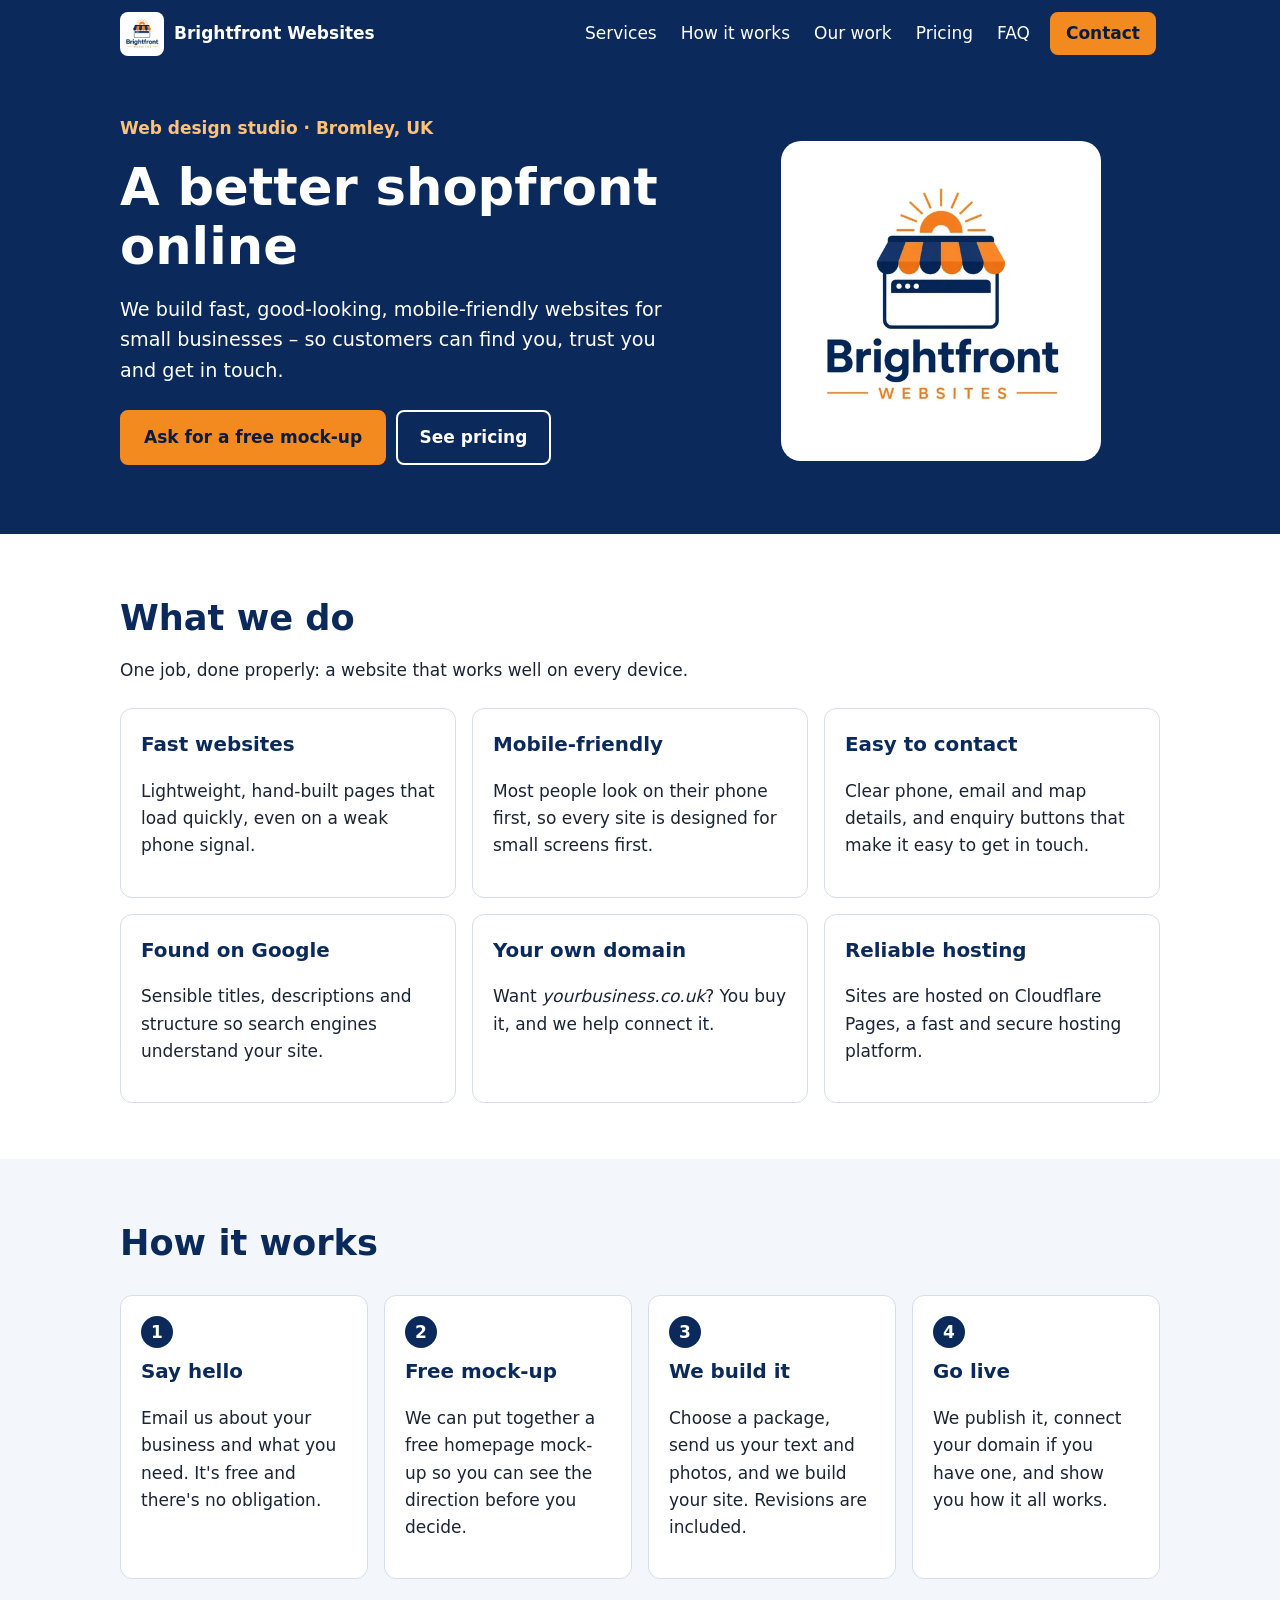
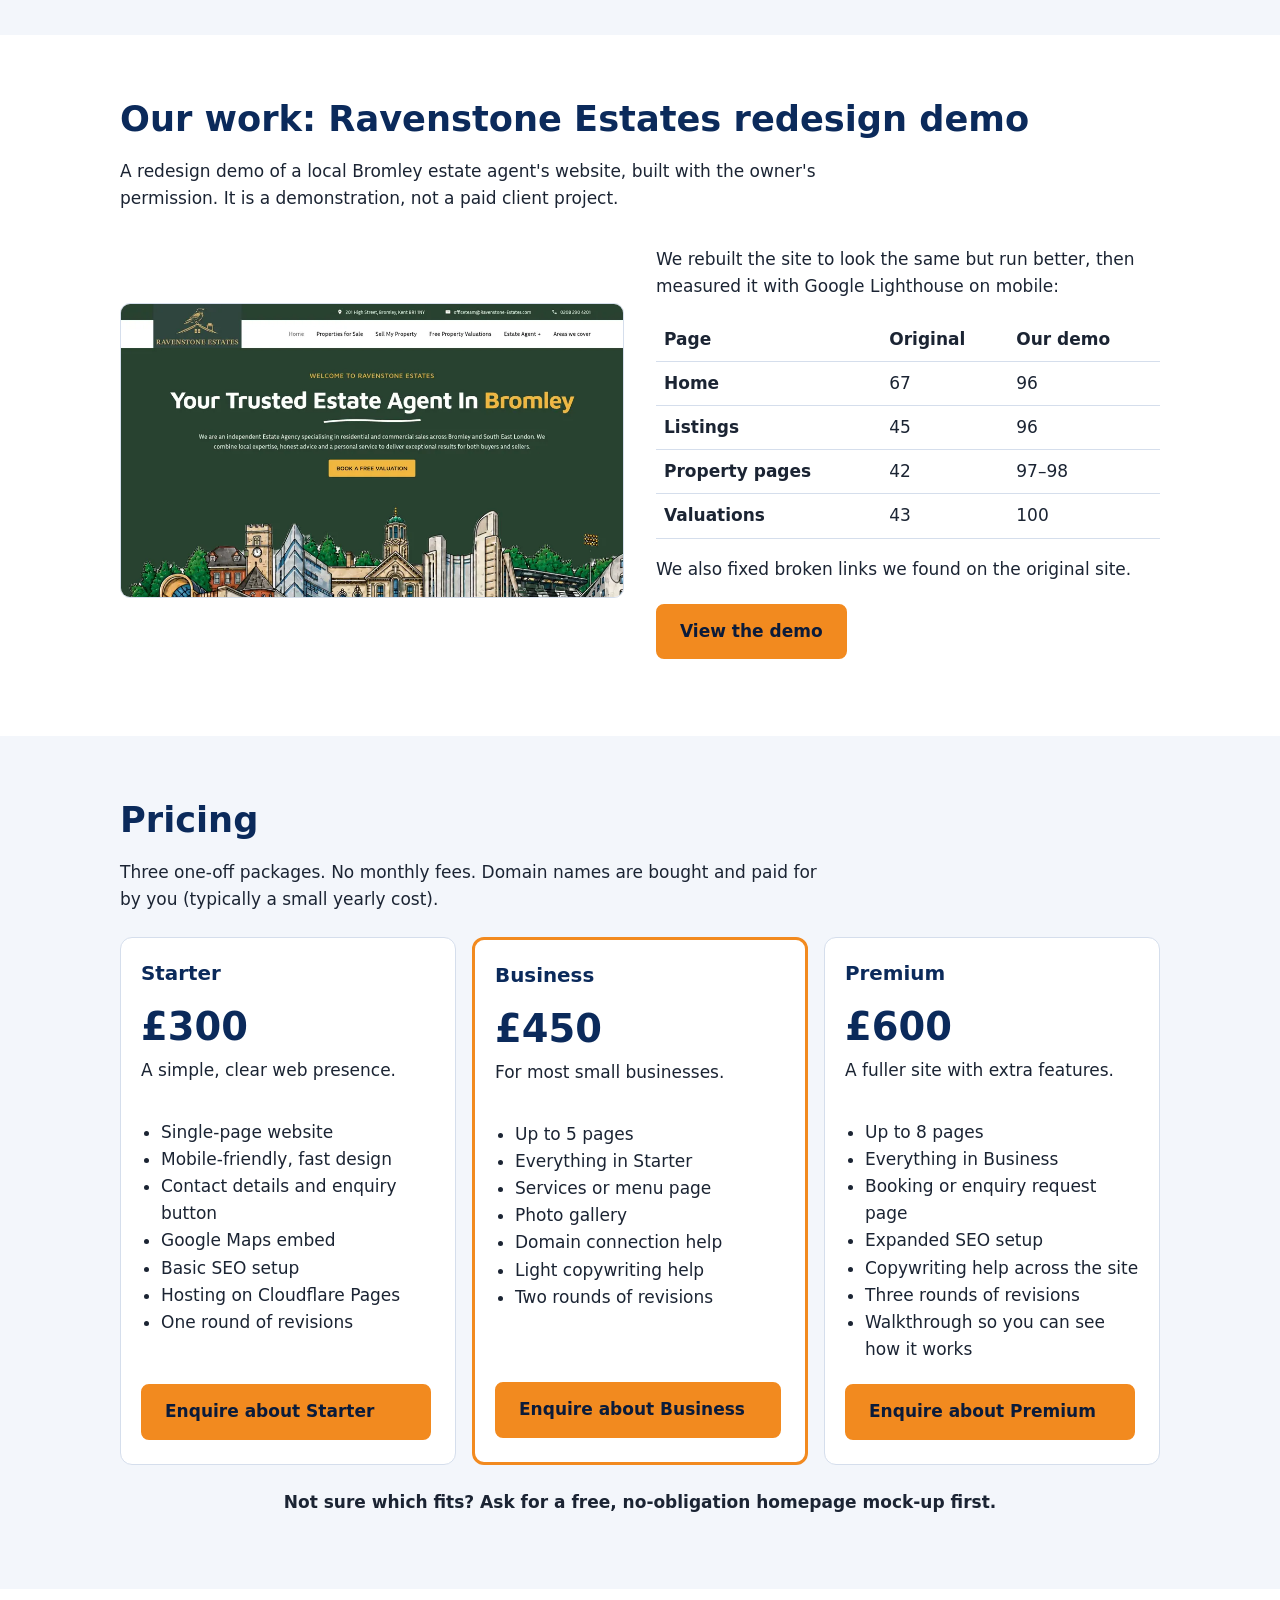
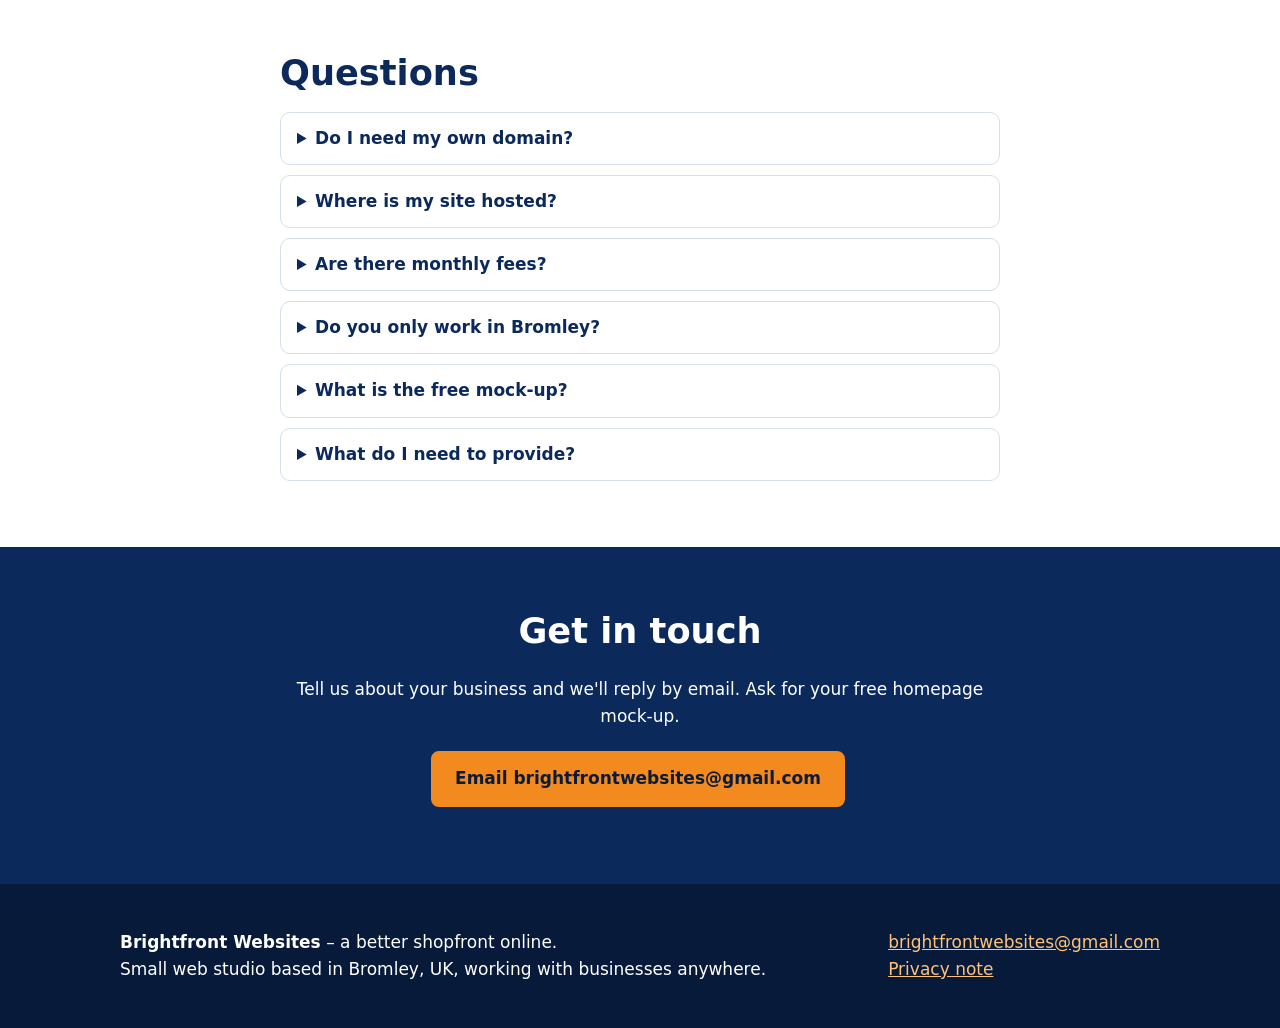
<file: index.html>
<!doctype html>
<html lang="en-GB">
<head>
<meta charset="utf-8">
<meta name="viewport" content="width=device-width,initial-scale=1">
<title>Brightfront Websites – a better shopfront online</title>
<meta name="description" content="Brightfront Websites is a small web studio based in Bromley, UK. Fast, mobile-friendly websites from £300.">
<link rel="canonical" href="https://brightfront-websites.pages.dev/">
<meta property="og:url" content="https://brightfront-websites.pages.dev/">
<meta property="og:type" content="website">
<meta property="og:site_name" content="Brightfront Websites">
<meta property="og:title" content="Brightfront Websites – a better shopfront online">
<meta property="og:image" content="https://brightfront-websites.pages.dev/img/logo.webp">
<link rel="icon" href="favicon.ico" sizes="48x48">
<link rel="icon" href="favicon.png" type="image/png">
<link rel="apple-touch-icon" href="img/apple-touch-icon.png">
<link rel="stylesheet" href="style.css">
</head>
<body>
<a class="skip" href="#main">Skip to content</a>
<header class="top"><div class="wrap bar">
<a class="brand" href="index.html"><img src="img/logo.webp" width="44" height="44" alt="">Brightfront Websites</a>
<nav aria-label="Main"><ul>
<li><a href="index.html#services">Services</a></li><li><a href="index.html#how">How it works</a></li><li><a href="index.html#work">Our work</a></li><li><a href="index.html#pricing">Pricing</a></li><li><a href="index.html#faq">FAQ</a></li><li><a class="btn small" href="index.html#contact">Contact</a></li>
</ul></nav></div></header>
<main id="main">
<section class="hero"><div class="wrap two">
<div><p class="eyebrow">Web design studio · Bromley, UK</p>
<h1>A better shopfront online</h1>
<p class="lead">We build fast, good-looking, mobile-friendly websites for small businesses – so customers can find you, trust you and get in touch.</p>
<p><a class="btn" href="mailto:brightfrontwebsites@gmail.com?subject=Free%20homepage%20mock-up">Ask for a free mock-up</a> <a class="btn ghost" href="#pricing">See pricing</a></p></div>
<img class="heroimg" src="img/logo.webp" width="320" height="320" alt="Brightfront logo: an orange and navy shopfront awning over a browser window with a rising sun">
</div></section>
<section id="services"><div class="wrap"><h2>What we do</h2>
<p class="sub">One job, done properly: a website that works well on every device.</p>
<ul class="cards">
<li><h3>Fast websites</h3><p>Lightweight, hand-built pages that load quickly, even on a weak phone signal.</p></li>
<li><h3>Mobile-friendly</h3><p>Most people look on their phone first, so every site is designed for small screens first.</p></li>
<li><h3>Easy to contact</h3><p>Clear phone, email and map details, and enquiry buttons that make it easy to get in touch.</p></li>
<li><h3>Found on Google</h3><p>Sensible titles, descriptions and structure so search engines understand your site.</p></li>
<li><h3>Your own domain</h3><p>Want <em>yourbusiness.co.uk</em>? You buy it, and we help connect it.</p></li>
<li><h3>Reliable hosting</h3><p>Sites are hosted on Cloudflare Pages, a fast and secure hosting platform.</p></li>
</ul></div></section>
<section id="how" class="alt"><div class="wrap"><h2>How it works</h2>
<ol class="steps">
<li><h3>Say hello</h3><p>Email us about your business and what you need. It's free and there's no obligation.</p></li>
<li><h3>Free mock-up</h3><p>We can put together a free homepage mock-up so you can see the direction before you decide.</p></li>
<li><h3>We build it</h3><p>Choose a package, send us your text and photos, and we build your site. Revisions are included.</p></li>
<li><h3>Go live</h3><p>We publish it, connect your domain if you have one, and show you how it all works.</p></li>
</ol></div></section>
<section id="work"><div class="wrap"><h2>Our work: Ravenstone Estates redesign demo</h2>
<p class="sub">A redesign demo of a local Bromley estate agent's website, built with the owner's permission. It is a demonstration, not a paid client project.</p>
<div class="two work">
<div class="shots"><img src="img/ravenstone-desktop.webp" width="960" height="562" loading="lazy" alt="Desktop view of the Ravenstone Estates redesign demo home page"></div>
<div>
<p>We rebuilt the site to look the same but run better, then measured it with Google Lighthouse on mobile:</p>
<table><caption class="vh">Lighthouse mobile performance scores, original site versus redesign demo</caption>
<thead><tr><th scope="col">Page</th><th scope="col">Original</th><th scope="col">Our demo</th></tr></thead>
<tbody><tr><th scope="row">Home</th><td>67</td><td>96</td></tr>
<tr><th scope="row">Listings</th><td>45</td><td>96</td></tr>
<tr><th scope="row">Property pages</th><td>42</td><td>97–98</td></tr>
<tr><th scope="row">Valuations</th><td>43</td><td>100</td></tr></tbody></table>
<p>We also fixed broken links we found on the original site.</p>
<p><a class="btn" href="https://bobbymcdilth1939-lab.github.io/brightfront-demo-ravenstone/" rel="noopener">View the demo</a></p>
</div></div></div></section>
<section id="pricing" class="alt"><div class="wrap"><h2>Pricing</h2>
<p class="sub">Three one-off packages. No monthly fees. Domain names are bought and paid for by you (typically a small yearly cost).</p>
<div class="plans">
<article class="plan"><h3>Starter</h3><p class="price">£300</p><p class="for">A simple, clear web presence.</p>
<ul><li>Single-page website</li><li>Mobile-friendly, fast design</li><li>Contact details and enquiry button</li><li>Google Maps embed</li><li>Basic SEO setup</li><li>Hosting on Cloudflare Pages</li><li>One round of revisions</li></ul>
<a class="btn" href="mailto:brightfrontwebsites@gmail.com?subject=Starter%20package%20enquiry">Enquire about Starter</a></article>
<article class="plan featured"><h3>Business</h3><p class="price">£450</p><p class="for">For most small businesses.</p>
<ul><li>Up to 5 pages</li><li>Everything in Starter</li><li>Services or menu page</li><li>Photo gallery</li><li>Domain connection help</li><li>Light copywriting help</li><li>Two rounds of revisions</li></ul>
<a class="btn" href="mailto:brightfrontwebsites@gmail.com?subject=Business%20package%20enquiry">Enquire about Business</a></article>
<article class="plan"><h3>Premium</h3><p class="price">£600</p><p class="for">A fuller site with extra features.</p>
<ul><li>Up to 8 pages</li><li>Everything in Business</li><li>Booking or enquiry request page</li><li>Expanded SEO setup</li><li>Copywriting help across the site</li><li>Three rounds of revisions</li><li>Walkthrough so you can see how it works</li></ul>
<a class="btn" href="mailto:brightfrontwebsites@gmail.com?subject=Premium%20package%20enquiry">Enquire about Premium</a></article>
</div>
<p class="note">Not sure which fits? Ask for a free, no-obligation homepage mock-up first.</p></div></section>
<section id="faq"><div class="wrap narrow"><h2>Questions</h2>
<details><summary>Do I need my own domain?</summary><p>No, but we recommend one, such as yourbusiness.co.uk. You buy it from a registrar and pay for it yourself; we help connect it to your site.</p></details>
<details><summary>Where is my site hosted?</summary><p>On Cloudflare Pages, a fast and secure hosting platform.</p></details>
<details><summary>Are there monthly fees?</summary><p>No. The packages are one-off prices. The only other cost is your domain name, if you want one.</p></details>
<details><summary>Do you only work in Bromley?</summary><p>No. We're based in Bromley, but we work with businesses anywhere, all by email.</p></details>
<details><summary>What is the free mock-up?</summary><p>A free, no-obligation mock-up of your homepage so you can see what we'd do before deciding anything.</p></details>
<details><summary>What do I need to provide?</summary><p>Your business details, any text and photos you have, and your logo if you have one. We can help with the wording.</p></details>
</div></section>
<section id="contact" class="cta"><div class="wrap narrow"><h2>Get in touch</h2>
<p>Tell us about your business and we'll reply by email. Ask for your free homepage mock-up.</p>
<p><a class="btn" href="mailto:brightfrontwebsites@gmail.com?subject=Free%20homepage%20mock-up">Email brightfrontwebsites@gmail.com</a></p></div></section>
</main>
<footer><div class="wrap foot">
<p><strong>Brightfront Websites</strong> – a better shopfront online.<br>Small web studio based in Bromley, UK, working with businesses anywhere.</p>
<p><a href="mailto:brightfrontwebsites@gmail.com">brightfrontwebsites@gmail.com</a><br><a href="privacy.html">Privacy note</a></p>
</div></footer>
</body></html>
</file>
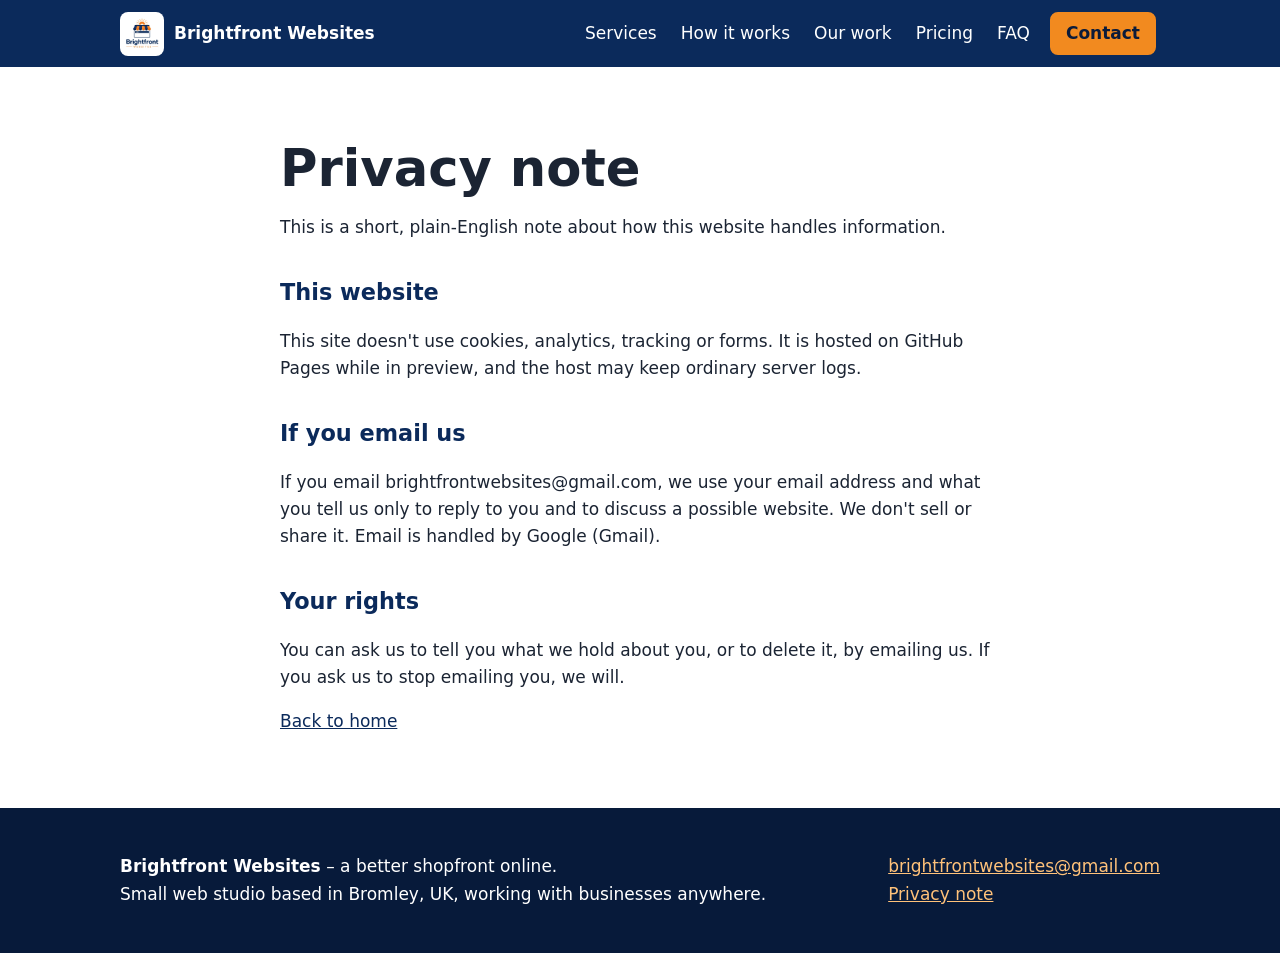
<file: privacy.html>
<!doctype html>
<html lang="en-GB">
<head>
<meta charset="utf-8">
<meta name="viewport" content="width=device-width,initial-scale=1">
<title>Privacy note – Brightfront Websites</title>
<meta name="description" content="How Brightfront Websites handles your information.">
<link rel="canonical" href="https://brightfront-websites.pages.dev/privacy.html">
<meta property="og:url" content="https://brightfront-websites.pages.dev/privacy.html">
<meta property="og:type" content="website">
<meta property="og:site_name" content="Brightfront Websites">
<meta property="og:title" content="Privacy note – Brightfront Websites">
<meta property="og:image" content="https://brightfront-websites.pages.dev/img/logo.webp">
<link rel="icon" href="favicon.ico" sizes="48x48">
<link rel="icon" href="favicon.png" type="image/png">
<link rel="apple-touch-icon" href="img/apple-touch-icon.png">
<link rel="stylesheet" href="style.css">
</head>
<body>
<a class="skip" href="#main">Skip to content</a>
<header class="top"><div class="wrap bar">
<a class="brand" href="index.html"><img src="img/logo.webp" width="44" height="44" alt="">Brightfront Websites</a>
<nav aria-label="Main"><ul>
<li><a href="index.html#services">Services</a></li><li><a href="index.html#how">How it works</a></li><li><a href="index.html#work">Our work</a></li><li><a href="index.html#pricing">Pricing</a></li><li><a href="index.html#faq">FAQ</a></li><li><a class="btn small" href="index.html#contact">Contact</a></li>
</ul></nav></div></header>
<main id="main">
<section><div class="wrap narrow prose"><h1>Privacy note</h1>
<p>This is a short, plain-English note about how this website handles information.</p>
<h2>This website</h2><p>This site doesn't use cookies, analytics, tracking or forms. It is hosted on GitHub Pages while in preview, and the host may keep ordinary server logs.</p>
<h2>If you email us</h2><p>If you email brightfrontwebsites@gmail.com, we use your email address and what you tell us only to reply to you and to discuss a possible website. We don't sell or share it. Email is handled by Google (Gmail).</p>
<h2>Your rights</h2><p>You can ask us to tell you what we hold about you, or to delete it, by emailing us. If you ask us to stop emailing you, we will.</p>
<p><a href="index.html">Back to home</a></p></div></section>
</main>
<footer><div class="wrap foot">
<p><strong>Brightfront Websites</strong> – a better shopfront online.<br>Small web studio based in Bromley, UK, working with businesses anywhere.</p>
<p><a href="mailto:brightfrontwebsites@gmail.com">brightfrontwebsites@gmail.com</a><br><a href="privacy.html">Privacy note</a></p>
</div></footer>
</body></html>
</file>
<file: style.css>
:root{--navy:#0b2a5b;--orange:#f28a1f;--ink:#1b2433;--bg:#fff;--alt:#f3f6fb}
*{box-sizing:border-box}
body{margin:0;font:1.0625rem/1.6 system-ui,-apple-system,"Segoe UI",Roboto,sans-serif;color:var(--ink);background:var(--bg)}
img{max-width:100%;height:auto}
a{color:var(--navy)}
.wrap{max-width:1080px;margin:0 auto;padding:0 20px}
.narrow{max-width:760px}
.skip{position:absolute;left:-999px;top:0;background:#fff;padding:8px;z-index:9}
.skip:focus{left:8px}
.vh{position:absolute;width:1px;height:1px;overflow:hidden;clip:rect(0 0 0 0)}
:focus-visible{outline:3px solid var(--orange);outline-offset:2px}
.top{background:var(--navy);color:#fff}
.bar{display:flex;flex-wrap:wrap;align-items:center;justify-content:space-between;gap:8px;padding-top:8px;padding-bottom:8px}
.brand{display:flex;align-items:center;gap:10px;color:#fff;font-weight:700;text-decoration:none}
.brand img{border-radius:8px}
nav ul{list-style:none;margin:0;padding:0;display:flex;flex-wrap:wrap;gap:4px 16px;align-items:center}
nav a{color:#fff;text-decoration:none;display:inline-block;padding:10px 4px}
nav a:hover{text-decoration:underline}
.btn{display:inline-block;background:var(--orange);color:#0b1b3a;font-weight:700;padding:12px 22px;border-radius:8px;text-decoration:none;border:2px solid var(--orange);margin:4px 4px 4px 0}
.btn:hover{background:#ffa64d}
.btn.small{padding:6px 14px}
.btn.ghost{background:transparent;color:#fff;border-color:#fff}
.hero{background:var(--navy);color:#fff;padding:48px 0}
.hero a{color:#fff}.hero .btn:not(.ghost){color:#0b1b3a}
.two{display:grid;gap:32px;align-items:center}
@media(min-width:800px){.two{grid-template-columns:1.3fr 1fr}.work{grid-template-columns:1fr 1fr}}
.eyebrow{color:#ffc27a;font-weight:600;margin:0}
h1{font-size:clamp(2rem,6vw,3.2rem);line-height:1.15;margin:.3em 0}
h2{font-size:clamp(1.6rem,4vw,2.2rem);color:var(--navy);margin:0 0 .3em}
.lead{font-size:1.2rem}
.heroimg{border-radius:20px;justify-self:center}
section{padding:56px 0}
.hero{padding:48px 0}
.alt{background:var(--alt)}
.sub{max-width:700px;margin-top:0}
.cards,.steps,.plans{list-style:none;padding:0;margin:24px 0 0;display:grid;gap:16px}
@media(min-width:700px){.cards,.steps{grid-template-columns:repeat(2,1fr)}.plans{grid-template-columns:repeat(3,1fr)}}
@media(min-width:1000px){.cards{grid-template-columns:repeat(3,1fr)}.steps{grid-template-columns:repeat(4,1fr)}}
.cards li,.steps li,.plan{background:#fff;border:1px solid #d5deec;border-radius:12px;padding:20px}
.cards h3,.steps h3,.plan h3{margin:0 0 6px;color:var(--navy)}
.steps{counter-reset:s}.steps li{counter-increment:s}
.steps li::before{content:counter(s);display:inline-grid;place-items:center;width:32px;height:32px;border-radius:50%;background:var(--navy);color:#fff;font-weight:700;margin-bottom:8px}
.plans{align-items:stretch}
.plan{display:flex;flex-direction:column}
.plan ul{padding-left:20px;flex:1}
.plan.featured{border:3px solid var(--orange)}
.price{font-size:2.4rem;font-weight:800;color:var(--navy);margin:0}
.for{margin-top:0}
.note{text-align:center;margin-top:24px;font-weight:600}
.shots img{border-radius:10px;border:1px solid #d5deec;width:100%}
table{border-collapse:collapse;width:100%;margin:12px 0}
th,td{border-bottom:1px solid #d5deec;padding:8px;text-align:left}
details{border:1px solid #d5deec;border-radius:10px;padding:12px 16px;margin:10px 0}
summary{cursor:pointer;font-weight:600;color:var(--navy)}
.cta{background:var(--navy);color:#fff;text-align:center}
.cta h2{color:#fff}
footer{background:#071a3a;color:#fff;padding:28px 0}
footer a{color:#ffc27a}
.foot{display:grid;gap:16px}
@media(min-width:700px){.foot{grid-template-columns:1fr auto}}
.prose h2{margin-top:1.5em;font-size:1.4rem}
</file>
